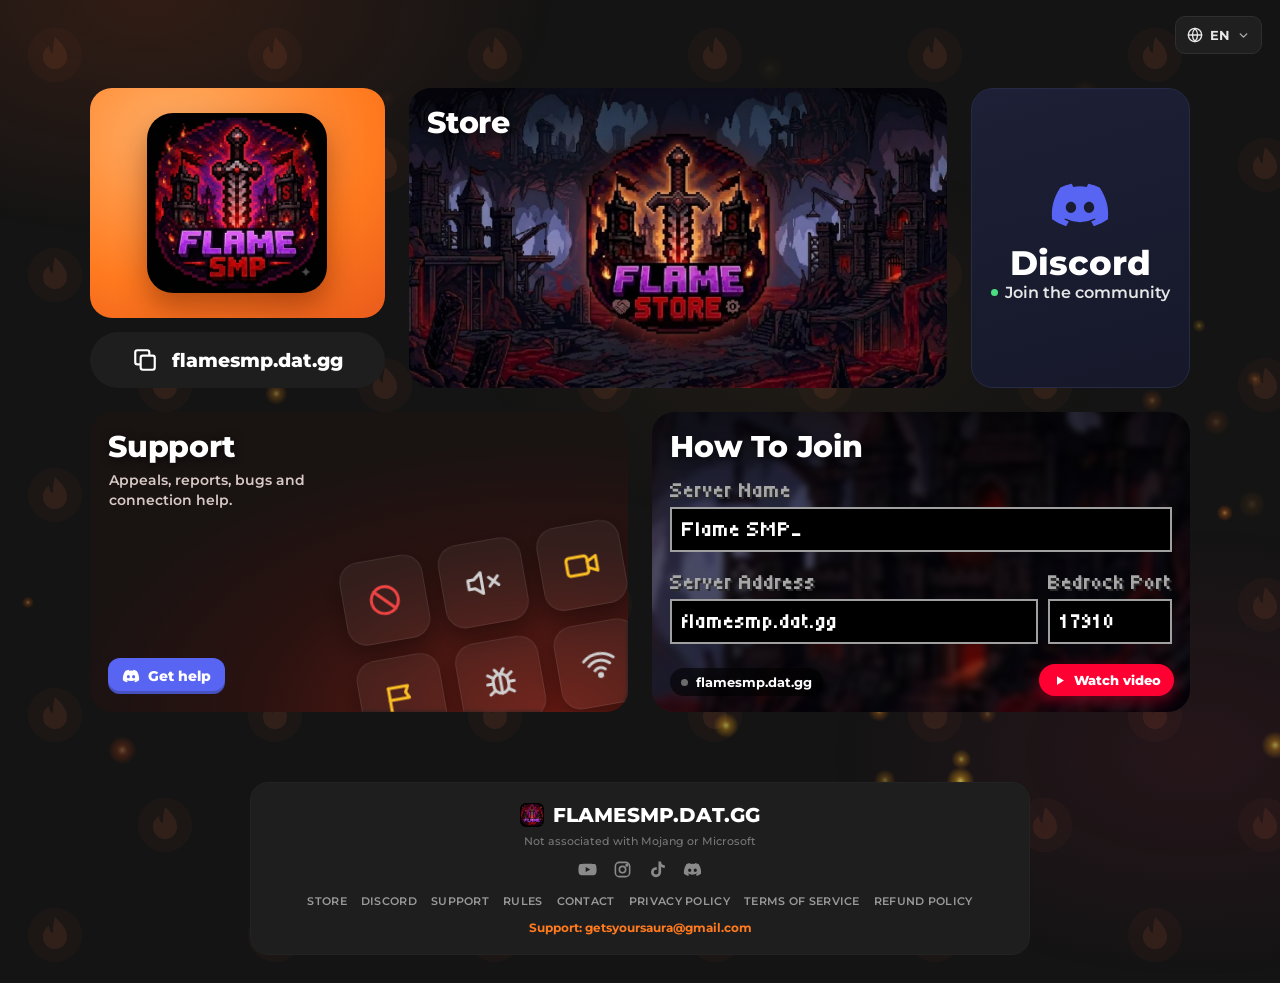
<file: index.html>
<!doctype html>
<html lang="en">
<head>
<meta charset="utf-8">
<meta http-equiv="Content-Security-Policy" content="default-src 'none'; script-src 'self'; style-src 'self' 'unsafe-inline'; font-src 'self'; img-src 'self' data: https://mc-heads.net; connect-src 'self' https://open.er-api.com https://discord.com https://api.mcsrvstat.us; object-src 'none'; base-uri 'none'; form-action 'none'; frame-src 'none'; upgrade-insecure-requests">
<meta name="referrer" content="strict-origin-when-cross-origin">
<meta name="viewport" content="width=device-width, initial-scale=1">
<title>Flame SMP | Minecraft SMP Server for Java &amp; Bedrock</title>
<meta name="description" content="Flame SMP is a Minecraft SMP server for Java and Bedrock. Join at flamesmp.dat.gg, get ranks, shards and crate keys in the store, and chat with us on Discord.">
<link rel="canonical" href="https://flamesmp-store.com/">
<meta property="og:type" content="website">
<meta property="og:site_name" content="Flame SMP">
<meta property="og:title" content="Flame SMP | Minecraft SMP Server">
<meta property="og:description" content="Join Flame SMP at flamesmp.dat.gg, a Minecraft SMP server for Java and Bedrock players. Get ranks, shards and crate keys in the store and join our Discord.">
<meta property="og:url" content="https://flamesmp-store.com/">
<meta property="og:image" content="https://flamesmp-store.com/img/og.jpg">
<meta property="og:image:width" content="1200">
<meta property="og:image:height" content="630">
<meta property="og:image:alt" content="Flame SMP logo over a pixel-art lava cave with castles">
<meta name="twitter:card" content="summary_large_image">
<meta name="theme-color" content="#141414">
<script type="application/ld+json">
{
  "@context": "https://schema.org",
  "@graph": [
    {
      "@type": "WebSite",
      "@id": "https://flamesmp-store.com/#website",
      "name": "Flame SMP",
      "url": "https://flamesmp-store.com/"
    },
    {
      "@type": "Organization",
      "@id": "https://flamesmp-store.com/#org",
      "name": "Flame SMP",
      "url": "https://flamesmp-store.com/",
      "logo": "https://flamesmp-store.com/img/logo.png",
      "description": "Flame SMP is a Minecraft SMP server for Java and Bedrock players. Server address: flamesmp.dat.gg.",
      "sameAs": [
        "https://discord.gg/95GuXDnyVC",
        "https://www.youtube.com/channel/UCuuaUF312YoQmD5rympsRGg"
      ]
    }
  ]
}
</script>
<link rel="icon" href="img/favicon.png">
<link rel="preload" href="img/banner-store.webp?v=6" as="image" fetchpriority="high">
<link rel="preload" href="fonts/montserrat-latin.woff2" as="font" type="font/woff2" crossorigin>
<link rel="stylesheet" href="assets/site.css?v=20261127f">
<style>
.home{min-height:100vh;display:flex;flex-direction:column;align-items:center;padding:88px 20px 0}
.bento{width:min(1100px,100%);display:grid;gap:24px}
.row1{display:grid;grid-template-columns:293fr 534fr 218fr;gap:24px;height:300px}
.row2{display:grid;grid-template-columns:1fr 1fr;gap:24px;height:300px}

.tile{position:relative;display:block;border-radius:22px;overflow:hidden;background:var(--card);isolation:isolate;
  transition:transform .4s var(--ease),box-shadow .4s var(--ease)}
.tile:hover{transform:translateY(-4px);box-shadow:0 22px 44px -14px rgba(0,0,0,.7)}
.tile .bgimg{position:absolute;inset:0;z-index:-2;background-size:cover;background-position:center;transition:transform 1s var(--ease),filter .5s}
.tile:hover .bgimg{transform:scale(1.06)}
.tile::after{content:"";position:absolute;inset:0;z-index:-1;pointer-events:none;background:linear-gradient(180deg,rgba(0,0,0,.42) 0%,transparent 38%)}
.tile h2{position:absolute;top:16px;left:18px;font-weight:800;font-size:30px;letter-spacing:-.2px;text-shadow:0 2px 10px rgba(0,0,0,.55)}
.tile .sub{position:absolute;top:58px;left:19px;font-weight:600;font-size:14px;color:#f1f1f1;text-shadow:0 1px 6px rgba(0,0,0,.7);opacity:0;transform:translateY(-6px);transition:opacity .3s,transform .3s var(--ease)}
.tile:hover .sub{opacity:1;transform:none}

/* logo column */
.logo-col{display:grid;grid-template-rows:1fr 56px;gap:14px;min-width:0}
.logo-tile{display:grid;place-items:center;background:radial-gradient(120% 120% at 30% 20%,#ffb067,#ff7a1f 55%,#e2501a);}
.logo-tile::after{display:none}
.logo-tile img{width:62%;max-width:180px;aspect-ratio:1;border-radius:26px;box-shadow:0 14px 30px rgba(90,20,0,.45);transition:transform .6s var(--ease)}
.logo-tile:hover img{transform:rotate(-4deg) scale(1.05)}
.ip-pill{display:flex;align-items:center;justify-content:center;gap:14px;border-radius:28px;background:var(--card);font-weight:800;font-size:19px;transition:background .2s,transform .2s}
.ip-pill:hover{background:#262626}
.ip-pill:active{transform:scale(.98)}
.ip-pill svg{width:26px;height:26px}

/* store */
.t-store .bgimg{background-image:url(img/banner-store.webp?v=6)}

/* discord */
.t-discord{display:grid;place-items:center;text-align:center;background:linear-gradient(165deg,#1d2036,#16182a);border:1px solid #262a45}
.t-discord::after{display:none}
.t-discord .in{display:grid;justify-items:center}
.t-discord svg{width:62px;height:62px;color:#5865f2;margin-bottom:8px;transition:transform .5s var(--ease)}
.t-discord:hover svg{transform:scale(1.1) rotate(-6deg)}
.t-discord b{font-weight:800;font-size:34px;line-height:1.15}
.t-discord span{display:flex;align-items:center;gap:7px;font-weight:600;font-size:16px;color:#e6e6e6}
.t-discord span i{width:7px;height:7px;border-radius:50%;background:#4ade80}
.t-discord .sub{position:static;opacity:0;margin-top:8px;color:#aab0ff;text-shadow:none}

/* support: designed tile with floating topic icons */
.t-support{background:radial-gradient(120% 120% at 85% 100%,#6a1a12 0%,#2a1210 45%,#191312 75%)}
.t-support::after{display:none}
.t-support .sup-grid{position:absolute;right:-6px;bottom:-12px;display:grid;grid-template-columns:repeat(3,84px);gap:16px;transform:rotate(-10deg);transition:transform .8s var(--ease)}
.t-support:hover .sup-grid{transform:rotate(-6deg) scale(1.04)}
.sup-grid span{width:84px;height:84px;border-radius:20px;display:grid;place-items:center;background:rgba(255,255,255,.05);border:1px solid rgba(255,255,255,.08);
  box-shadow:0 10px 24px rgba(0,0,0,.35);backdrop-filter:blur(2px);animation:float 7s ease-in-out infinite;animation-delay:var(--fd,0s)}
.sup-grid svg{width:36px;height:36px}
.t-support .help{position:absolute;left:18px;bottom:18px;display:flex;align-items:center;gap:8px;padding:9px 14px;border-radius:12px;background:#5865f2;font-weight:800;font-size:14px;
  box-shadow:inset 0 -3px 0 rgba(0,0,0,.2);transition:filter .2s}
.t-support:hover .help{filter:brightness(1.1)}
.t-support .help svg{width:18px;height:18px}
.t-support p{position:absolute;top:58px;left:19px;max-width:46%;font-weight:600;font-size:14px;color:#d8c9c4;line-height:1.45}

/* how to join (minecraft-style fields) */
.t-join .bgimg{background-image:url(img/castle-right.webp);filter:blur(3px) brightness(.55);transform:scale(1.08)}
.t-join:hover .bgimg{transform:scale(1.12)}
.mc{position:absolute;left:18px;right:18px;top:66px;display:grid;gap:4px;font-family:Tiny5,monospace}
.mc label{color:#a7a7a7;font-size:22px;text-shadow:2px 2px 0 #2a2a2a}
.mc button{display:block;width:100%;text-align:left;padding:8px 10px;background:#000;border:2px solid #a0a0a0;color:#fff;font-family:Tiny5,monospace;font-size:22px;margin-bottom:14px;transition:border-color .2s}
.mc button:hover{border-color:#fff}
.mc-row{display:flex;gap:10px}
.mc-f{display:grid;gap:4px;align-content:start;min-width:0;flex:1 1 auto}
.mc-port{flex:0 0 auto}
.mc-port label{white-space:nowrap}
.mc .cur{animation:blink 1s steps(1) infinite}
@keyframes blink{50%{opacity:0}}
.t-join{cursor:pointer}
.watch{position:absolute;right:16px;bottom:16px;display:flex;align-items:center;gap:7px;padding:8px 13px;border-radius:999px;background:#ff0033;color:#fff;font-weight:800;font-size:13px;
  box-shadow:0 6px 18px rgba(255,0,51,.4);transition:transform .3s var(--ease),filter .2s}
.watch svg{width:15px;height:15px}
.t-join:hover .watch{transform:scale(1.07);filter:brightness(1.1)}
.online{position:absolute;left:18px;bottom:16px;display:flex;align-items:center;gap:8px;font-weight:700;font-size:13px;padding:6px 11px;border-radius:999px;background:rgba(0,0,0,.55);backdrop-filter:blur(4px)}
.online i{width:7px;height:7px;border-radius:50%;background:#6b6b6b}
.online.on i{background:#4ade80;box-shadow:0 0 8px #4ade80}

@media (max-width:960px){
  .home{padding-top:40px}
  .row1{grid-template-columns:1fr 1fr;height:auto}
  .row1 .t-store{grid-column:1/-1;grid-row:2;height:260px}
  .logo-col{height:300px}
  .t-discord{height:300px}
  .row2{grid-template-columns:1fr;height:auto}
  .row2 .tile{height:280px}
}
@media (max-width:560px){
  .row1{grid-template-columns:1fr}
  .row1 .t-store{grid-row:auto}
  .t-discord{height:220px}
  .tile h2{font-size:26px}
  .mc{top:62px}
  .mc label,.mc button{font-size:19px}
  .t-support .sup-grid{grid-template-columns:repeat(3,62px);gap:12px}
  .sup-grid span{width:62px;height:62px;border-radius:16px}
  .sup-grid svg{width:28px;height:28px}
}
</style>
</head>
<body>
<div class="pattern" aria-hidden="true"></div>
<div class="glow" aria-hidden="true"></div>
<div class="home-tools" data-tools="lang"></div>

<main class="home">
  <h1 style="position:absolute;width:1px;height:1px;padding:0;margin:-1px;overflow:hidden;clip:rect(0,0,0,0);white-space:nowrap;border:0">Flame SMP: Minecraft SMP Server for Java and Bedrock</h1>
  <div class="bento">
    <div class="row1">
      <div class="logo-col rise" style="--d:0ms">
        <a class="tile logo-tile" href="store.html" aria-label="Flame SMP store"><img src="img/logo.webp" alt="Flame SMP logo"></a>
        <button class="ip-pill" data-copy="flamesmp.dat.gg" aria-label="Copy server address">
          <svg viewBox="0 0 24 24" fill="none" stroke="currentColor" stroke-width="2"><rect x="8" y="8" width="13" height="13" rx="2"/><path d="M16 8V5a2 2 0 0 0-2-2H5a2 2 0 0 0-2 2v9a2 2 0 0 0 2 2h3"/></svg>
          flamesmp.dat.gg
        </button>
      </div>
      <a class="tile t-store rise" style="--d:90ms" href="store.html">
        <div class="bgimg"></div>
        <h2 data-i18n="store">Store</h2><span class="sub" data-i18n="browse">Browse the store</span>
      </a>
      <a class="tile t-discord rise" style="--d:180ms" data-link="discord" target="_blank" rel="noopener">
        <div class="in">
          <svg viewBox="0 0 24 24" fill="currentColor"><path d="M19.6 5.2A17.6 17.6 0 0 0 15.2 3.8l-.6 1.2a16 16 0 0 0-5.2 0l-.6-1.2a17.6 17.6 0 0 0-4.4 1.4C1.6 9.4.8 13.5 1.2 17.5a17.8 17.8 0 0 0 5.4 2.7l1.1-1.8a11.4 11.4 0 0 1-1.8-.9l.4-.3a12.6 12.6 0 0 0 11.4 0l.4.3a11.4 11.4 0 0 1-1.8.9l1.1 1.8a17.8 17.8 0 0 0 5.4-2.7c.5-4.7-.8-8.7-3.2-12.3zM8.5 15.1c-1.1 0-2-1-2-2.2s.9-2.2 2-2.2 2 1 2 2.2-.9 2.2-2 2.2zm7 0c-1.1 0-2-1-2-2.2s.9-2.2 2-2.2 2 1 2 2.2-.9 2.2-2 2.2z"/></svg>
          <b id="dcCount">Discord</b>
          <span><i></i><em id="dcLabel" style="font-style:normal" data-i18n="community">Join the community</em></span>
        </div>
      </a>
    </div>

    <div class="row2">
      <a class="tile t-support rise" style="--d:270ms" href="support.html">
        <h2 data-i18n="support">Support</h2>
        <p data-i18n="supDesc">Appeals, reports, bugs and connection help.</p>
        <div class="sup-grid" aria-hidden="true">
          <span style="--fd:0s;color:#ef4444"><svg viewBox="0 0 24 24" fill="none" stroke="currentColor" stroke-width="2" stroke-linecap="round"><circle cx="12" cy="12" r="9"/><path d="M5.6 5.6l12.8 12.8"/></svg></span>
          <span style="--fd:-1.2s;color:#cfcfcf"><svg viewBox="0 0 24 24" fill="none" stroke="currentColor" stroke-width="2" stroke-linecap="round" stroke-linejoin="round"><path d="M11 5 6 9H2v6h4l5 4z"/><path d="m22 9-6 6M16 9l6 6"/></svg></span>
          <span style="--fd:-2.4s;color:#fbbf24"><svg viewBox="0 0 24 24" fill="none" stroke="currentColor" stroke-width="2" stroke-linecap="round" stroke-linejoin="round"><rect x="2" y="6" width="14" height="12" rx="2"/><path d="m16 10 6-3v10l-6-3"/></svg></span>
          <span style="--fd:-3.1s;color:#fbbf24"><svg viewBox="0 0 24 24" fill="none" stroke="currentColor" stroke-width="2" stroke-linecap="round" stroke-linejoin="round"><path d="M4 22V4"/><path d="M4 4h13l-2 4 2 4H4"/></svg></span>
          <span style="--fd:-4.2s;color:#cfcfcf"><svg viewBox="0 0 24 24" fill="none" stroke="currentColor" stroke-width="2" stroke-linecap="round" stroke-linejoin="round"><rect x="7" y="7" width="10" height="13" rx="5"/><path d="M12 7v13M3 13h4M17 13h4M4 7l3 2M20 7l-3 2M4 20l3-2M20 20l-3-2M9 4l1.5 2M15 4l-1.5 2"/></svg></span>
          <span style="--fd:-5.3s;color:#cfcfcf"><svg viewBox="0 0 24 24" fill="none" stroke="currentColor" stroke-width="2" stroke-linecap="round" stroke-linejoin="round"><path d="M2 9a15 15 0 0 1 20 0M5 12.5a10 10 0 0 1 14 0M8.5 16a5 5 0 0 1 7 0"/><circle cx="12" cy="19.5" r="1"/></svg></span>
        </div>
        <span class="help"><svg viewBox="0 0 24 24" fill="currentColor"><path d="M19.6 5.2A17.6 17.6 0 0 0 15.2 3.8l-.6 1.2a16 16 0 0 0-5.2 0l-.6-1.2a17.6 17.6 0 0 0-4.4 1.4C1.6 9.4.8 13.5 1.2 17.5a17.8 17.8 0 0 0 5.4 2.7l1.1-1.8a11.4 11.4 0 0 1-1.8-.9l.4-.3a12.6 12.6 0 0 0 11.4 0l.4.3a11.4 11.4 0 0 1-1.8.9l1.1 1.8a17.8 17.8 0 0 0 5.4-2.7c.5-4.7-.8-8.7-3.2-12.3zM8.5 15.1c-1.1 0-2-1-2-2.2s.9-2.2 2-2.2 2 1 2 2.2-.9 2.2-2 2.2zm7 0c-1.1 0-2-1-2-2.2s.9-2.2 2-2.2 2 1 2 2.2-.9 2.2-2 2.2z"/></svg><span data-i18n="getHelp">Get help</span></span>
      </a>
      <div class="tile t-join rise" style="--d:360ms" id="joinTile" role="link" tabindex="0" aria-label="Watch how to join Flame SMP on YouTube">
        <div class="bgimg"></div>
        <h2 data-i18n="howToJoin">How To Join</h2>
        <span class="watch"><svg viewBox="0 0 24 24" fill="currentColor"><path d="M8 5v14l11-7z"/></svg><span data-i18n="watch">Watch video</span></span>
        <div class="mc">
          <label for="mcName" data-i18n="srvName">Server Name</label>
          <button id="mcName" data-copy="Flame SMP">Flame SMP<span class="cur">_</span></button>
          <div class="mc-row">
            <div class="mc-f"><label for="mcAddr" data-i18n="srvAddr">Server Address</label>
              <button id="mcAddr" data-copy="flamesmp.dat.gg">flamesmp.dat.gg</button></div>
            <div class="mc-f mc-port"><label for="mcPort" data-i18n="srvPort">Bedrock Port</label>
              <button id="mcPort" data-copy="17910">17910</button></div>
          </div>
        </div>
        <div class="online" id="online"><i></i><span>Checking server…</span></div>
      </div>
    </div>
  </div>

  <footer id="footer" data-nosnippet></footer>
</main>

<script src="assets/i18n.js?v=20261127f"></script>
<script src="assets/site.js?v=20261127f"></script>
<script src="assets/index.js?v=20261127f"></script>
</body>
</html>
</file>
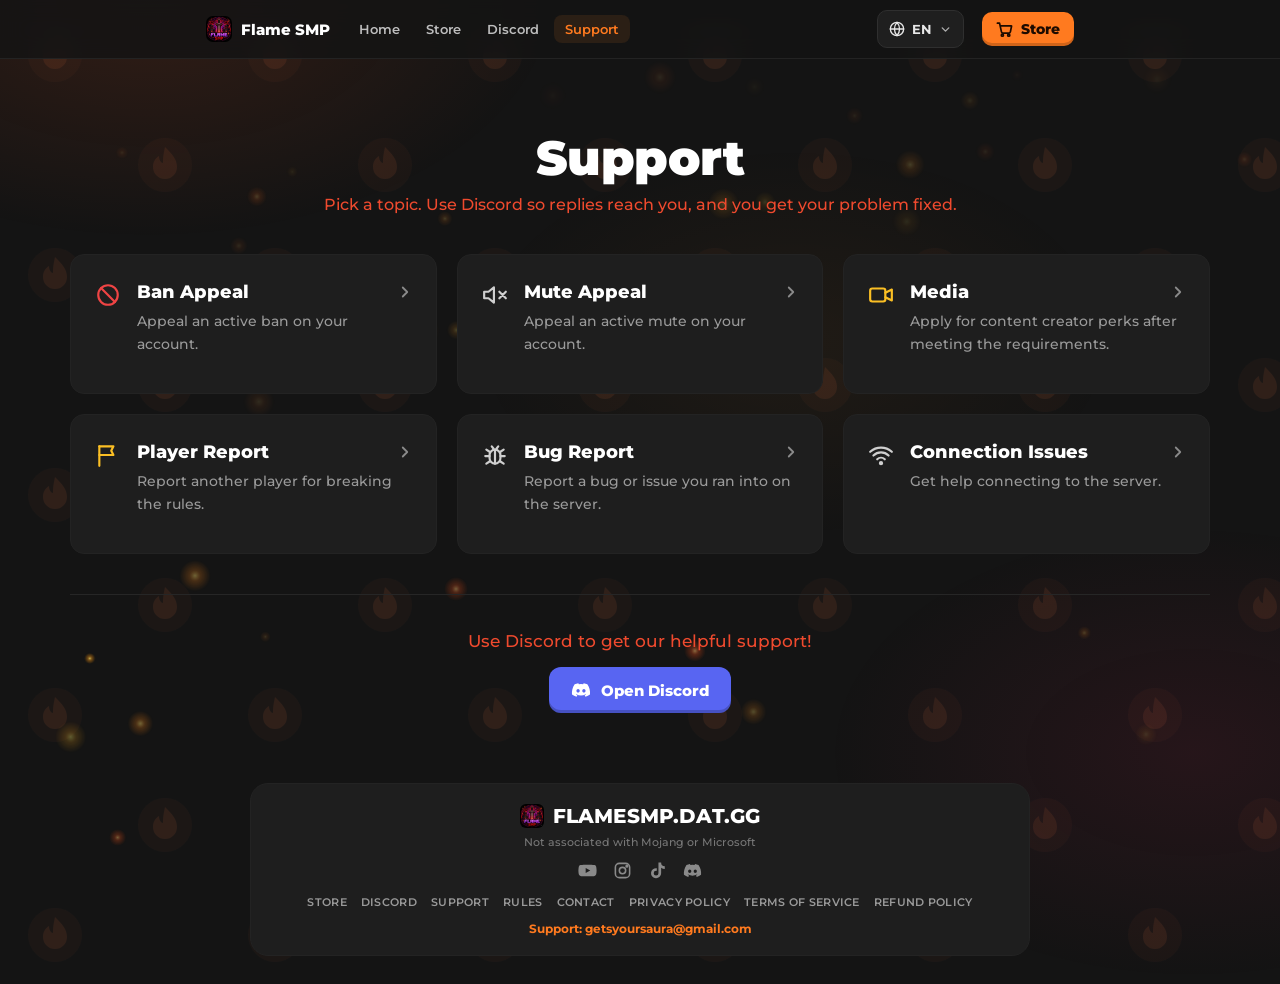
<file: support.html>
<!doctype html>
<html lang="en">
<head>
<meta charset="utf-8">
<meta http-equiv="Content-Security-Policy" content="default-src 'none'; script-src 'self'; style-src 'self' 'unsafe-inline'; font-src 'self'; img-src 'self' data: https://mc-heads.net; connect-src 'self' https://open.er-api.com https://discord.com https://api.mcsrvstat.us; object-src 'none'; base-uri 'none'; form-action 'none'; frame-src 'none'; upgrade-insecure-requests">
<meta name="referrer" content="strict-origin-when-cross-origin">
<meta name="viewport" content="width=device-width, initial-scale=1">
<title>Flame SMP Support | Appeals, Reports &amp; Help</title>
<meta name="description" content="Flame SMP support: ban and mute appeals, player reports, media applications and connection help for the Flame SMP Minecraft server on Discord.">
<link rel="canonical" href="https://flamesmp-store.com/support.html">
<meta property="og:type" content="website">
<meta property="og:site_name" content="Flame SMP">
<meta property="og:title" content="Flame SMP Support">
<meta property="og:description" content="Get help with Flame SMP: ban and mute appeals, player and bug reports, media applications and connection help for the Minecraft server, all on our Discord.">
<meta property="og:url" content="https://flamesmp-store.com/support.html">
<meta property="og:image" content="https://flamesmp-store.com/img/og.jpg">
<meta property="og:image:width" content="1200">
<meta property="og:image:height" content="630">
<meta property="og:image:alt" content="Flame SMP logo over a pixel-art lava cave with castles">
<meta name="twitter:card" content="summary_large_image">
<meta name="theme-color" content="#141414">
<link rel="icon" href="img/favicon.png">
<link rel="preload" href="fonts/montserrat-latin.woff2" as="font" type="font/woff2" crossorigin>
<link rel="stylesheet" href="assets/site.css?v=20261127f">
<style>
.sup{max-width:1180px;margin:0 auto;padding:0 20px}
.sup-head{text-align:center;padding:70px 0 40px}
.sup-head h1{font-weight:900;font-size:48px;letter-spacing:-.5px}
.sup-head p{color:#ef4a2e;font-size:15.5px;font-weight:500;margin-top:8px}
.topics{display:grid;grid-template-columns:repeat(3,1fr);gap:20px}
.topic{--c:#cfcfcf;position:relative;display:flex;gap:16px;align-items:flex-start;min-height:140px;padding:26px 24px;border-radius:14px;background:var(--card);border:1px solid #232323;
  transition:transform .35s var(--ease),border-color .3s,background .3s,box-shadow .35s}
.topic:hover{transform:translateY(-4px);border-color:color-mix(in srgb,var(--c) 45%,#2a2a2a);background:#232323;box-shadow:0 18px 36px -16px color-mix(in srgb,var(--c) 45%,transparent)}
.topic .ic{width:26px;height:26px;flex:none;color:var(--c);margin-top:1px;transition:transform .4s var(--ease)}
.topic:hover .ic{transform:scale(1.15) rotate(-6deg)}
.topic .ic svg{width:26px;height:26px}
.topic h2{font-weight:800;font-size:18px;line-height:1.3;margin-bottom:6px;padding-right:22px}
.topic p{color:#9a9a9a;font-size:14px;line-height:1.6}
.topic .go{position:absolute;top:28px;right:22px;width:18px;height:18px;color:#8a8a8a;transition:transform .3s var(--ease),color .3s}
.topic:hover .go{transform:translateX(4px);color:#fff}
.sup-line{border:0;height:1px;background:#262626;margin:40px 0 0}
.sup-foot{display:grid;justify-items:center;gap:16px;padding:36px 0 0;text-align:center}
.sup-foot p{color:#ef4a2e;font-size:17px;font-weight:500}
.dc-btn{display:inline-flex;align-items:center;gap:10px;padding:13px 22px;border-radius:12px;background:#5865f2;color:#fff;font-weight:800;font-size:15px;
  box-shadow:inset 0 -3px 0 rgba(0,0,0,.2);transition:filter .2s,transform .15s}
.dc-btn:hover{filter:brightness(1.1)}
.dc-btn:active{transform:scale(.97)}
.dc-btn svg{width:20px;height:20px}
@media (max-width:900px){ .topics{grid-template-columns:1fr 1fr} }
@media (max-width:580px){
  .topics{grid-template-columns:1fr}
  .sup-head{padding-top:44px}
  .sup-head h1{font-size:40px}
  .topic{min-height:0}
}
</style>
</head>
<body>
<div class="pattern" aria-hidden="true"></div>
<div class="glow" aria-hidden="true"></div>

<header class="topbar">
  <div class="topbar-in">
    <a href="index.html" class="tb-brand"><img src="img/logo.webp" alt=""><span>Flame SMP</span></a>
    <nav class="tb-nav" aria-label="Main">
      <a href="index.html" data-i18n="home">Home</a>
      <a href="store.html" data-i18n="store">Store</a>
      <a data-link="discord" target="_blank" rel="noopener">Discord</a>
      <a href="support.html" class="active" data-i18n="support">Support</a>
    </nav>
    <div data-tools="lang"></div>
    <a class="tb-cta" href="store.html"><svg viewBox="0 0 24 24" fill="none" stroke="currentColor" stroke-width="2.4" stroke-linecap="round" stroke-linejoin="round"><circle cx="9" cy="20" r="1.5"/><circle cx="18" cy="20" r="1.5"/><path d="M2 3h3l2.7 12.4a2 2 0 0 0 2 1.6h8.6a2 2 0 0 0 2-1.6L22 7H6"/></svg><span data-i18n="store">Store</span></a>
  </div>
</header>

<main class="sup">
  <div class="sup-head rise">
    <h1 data-i18n="support">Support</h1>
    <p data-i18n="supSub">Pick a topic. Use Discord so replies reach you, and you get your problem fixed.</p>
  </div>

  <div class="topics" id="topics"></div>

  <hr class="sup-line">
  <div class="sup-foot rise" style="--d:500ms">
    <p data-i18n="useDc">Use Discord to get our helpful support!</p>
    <a class="dc-btn" data-link="discord" target="_blank" rel="noopener">
      <svg viewBox="0 0 24 24" fill="currentColor"><path d="M19.6 5.2A17.6 17.6 0 0 0 15.2 3.8l-.6 1.2a16 16 0 0 0-5.2 0l-.6-1.2a17.6 17.6 0 0 0-4.4 1.4C1.6 9.4.8 13.5 1.2 17.5a17.8 17.8 0 0 0 5.4 2.7l1.1-1.8a11.4 11.4 0 0 1-1.8-.9l.4-.3a12.6 12.6 0 0 0 11.4 0l.4.3a11.4 11.4 0 0 1-1.8.9l1.1 1.8a17.8 17.8 0 0 0 5.4-2.7c.5-4.7-.8-8.7-3.2-12.3zM8.5 15.1c-1.1 0-2-1-2-2.2s.9-2.2 2-2.2 2 1 2 2.2-.9 2.2-2 2.2zm7 0c-1.1 0-2-1-2-2.2s.9-2.2 2-2.2 2 1 2 2.2-.9 2.2-2 2.2z"/></svg>
      <span data-i18n="openDc">Open Discord</span>
    </a>
  </div>

  <footer id="footer" data-nosnippet></footer>
</main>

<script src="assets/i18n.js?v=20261127f"></script>
<script src="assets/site.js?v=20261127f"></script>
<script src="assets/support.js?v=20261127f"></script>
</body>
</html>
</file>
<file: assets/site.css>
/* fonts: Montserrat + Tiny5 (SIL Open Font License), self-hosted copies of the Google Fonts files */
@font-face{font-family: 'Montserrat'; font-style: normal; font-weight: 500; font-display: swap; src: url(../fonts/montserrat-cyrillic-ext.woff2) format('woff2'); unicode-range: U+0460-052F, U+1C80-1C8A, U+20B4, U+2DE0-2DFF, U+A640-A69F, U+FE2E-FE2F;}
@font-face{font-family: 'Montserrat'; font-style: normal; font-weight: 500; font-display: swap; src: url(../fonts/montserrat-cyrillic.woff2) format('woff2'); unicode-range: U+0301, U+0400-045F, U+0490-0491, U+04B0-04B1, U+2116;}
@font-face{font-family: 'Montserrat'; font-style: normal; font-weight: 500; font-display: swap; src: url(../fonts/montserrat-vietnamese.woff2) format('woff2'); unicode-range: U+0102-0103, U+0110-0111, U+0128-0129, U+0168-0169, U+01A0-01A1, U+01AF-01B0, U+0300-0301, U+0303-0304, U+0308-0309, U+0323, U+0329, U+1EA0-1EF9, U+20AB;}
@font-face{font-family: 'Montserrat'; font-style: normal; font-weight: 500; font-display: swap; src: url(../fonts/montserrat-latin-ext.woff2) format('woff2'); unicode-range: U+0100-02BA, U+02BD-02C5, U+02C7-02CC, U+02CE-02D7, U+02DD-02FF, U+0304, U+0308, U+0329, U+1D00-1DBF, U+1E00-1E9F, U+1EF2-1EFF, U+2020, U+20A0-20AB, U+20AD-20C4, U+2113, U+2C60-2C7F, U+A720-A7FF;}
@font-face{font-family: 'Montserrat'; font-style: normal; font-weight: 500; font-display: swap; src: url(../fonts/montserrat-latin.woff2) format('woff2'); unicode-range: U+0000-00FF, U+0131, U+0152-0153, U+02BB-02BC, U+02C6, U+02DA, U+02DC, U+0304, U+0308, U+0329, U+2000-206F, U+20AC, U+2122, U+2191, U+2193, U+2212, U+2215, U+FEFF, U+FFFD;}
@font-face{font-family: 'Montserrat'; font-style: normal; font-weight: 600; font-display: swap; src: url(../fonts/montserrat-cyrillic-ext.woff2) format('woff2'); unicode-range: U+0460-052F, U+1C80-1C8A, U+20B4, U+2DE0-2DFF, U+A640-A69F, U+FE2E-FE2F;}
@font-face{font-family: 'Montserrat'; font-style: normal; font-weight: 600; font-display: swap; src: url(../fonts/montserrat-cyrillic.woff2) format('woff2'); unicode-range: U+0301, U+0400-045F, U+0490-0491, U+04B0-04B1, U+2116;}
@font-face{font-family: 'Montserrat'; font-style: normal; font-weight: 600; font-display: swap; src: url(../fonts/montserrat-vietnamese.woff2) format('woff2'); unicode-range: U+0102-0103, U+0110-0111, U+0128-0129, U+0168-0169, U+01A0-01A1, U+01AF-01B0, U+0300-0301, U+0303-0304, U+0308-0309, U+0323, U+0329, U+1EA0-1EF9, U+20AB;}
@font-face{font-family: 'Montserrat'; font-style: normal; font-weight: 600; font-display: swap; src: url(../fonts/montserrat-latin-ext.woff2) format('woff2'); unicode-range: U+0100-02BA, U+02BD-02C5, U+02C7-02CC, U+02CE-02D7, U+02DD-02FF, U+0304, U+0308, U+0329, U+1D00-1DBF, U+1E00-1E9F, U+1EF2-1EFF, U+2020, U+20A0-20AB, U+20AD-20C4, U+2113, U+2C60-2C7F, U+A720-A7FF;}
@font-face{font-family: 'Montserrat'; font-style: normal; font-weight: 600; font-display: swap; src: url(../fonts/montserrat-latin.woff2) format('woff2'); unicode-range: U+0000-00FF, U+0131, U+0152-0153, U+02BB-02BC, U+02C6, U+02DA, U+02DC, U+0304, U+0308, U+0329, U+2000-206F, U+20AC, U+2122, U+2191, U+2193, U+2212, U+2215, U+FEFF, U+FFFD;}
@font-face{font-family: 'Montserrat'; font-style: normal; font-weight: 700; font-display: swap; src: url(../fonts/montserrat-cyrillic-ext.woff2) format('woff2'); unicode-range: U+0460-052F, U+1C80-1C8A, U+20B4, U+2DE0-2DFF, U+A640-A69F, U+FE2E-FE2F;}
@font-face{font-family: 'Montserrat'; font-style: normal; font-weight: 700; font-display: swap; src: url(../fonts/montserrat-cyrillic.woff2) format('woff2'); unicode-range: U+0301, U+0400-045F, U+0490-0491, U+04B0-04B1, U+2116;}
@font-face{font-family: 'Montserrat'; font-style: normal; font-weight: 700; font-display: swap; src: url(../fonts/montserrat-vietnamese.woff2) format('woff2'); unicode-range: U+0102-0103, U+0110-0111, U+0128-0129, U+0168-0169, U+01A0-01A1, U+01AF-01B0, U+0300-0301, U+0303-0304, U+0308-0309, U+0323, U+0329, U+1EA0-1EF9, U+20AB;}
@font-face{font-family: 'Montserrat'; font-style: normal; font-weight: 700; font-display: swap; src: url(../fonts/montserrat-latin-ext.woff2) format('woff2'); unicode-range: U+0100-02BA, U+02BD-02C5, U+02C7-02CC, U+02CE-02D7, U+02DD-02FF, U+0304, U+0308, U+0329, U+1D00-1DBF, U+1E00-1E9F, U+1EF2-1EFF, U+2020, U+20A0-20AB, U+20AD-20C4, U+2113, U+2C60-2C7F, U+A720-A7FF;}
@font-face{font-family: 'Montserrat'; font-style: normal; font-weight: 700; font-display: swap; src: url(../fonts/montserrat-latin.woff2) format('woff2'); unicode-range: U+0000-00FF, U+0131, U+0152-0153, U+02BB-02BC, U+02C6, U+02DA, U+02DC, U+0304, U+0308, U+0329, U+2000-206F, U+20AC, U+2122, U+2191, U+2193, U+2212, U+2215, U+FEFF, U+FFFD;}
@font-face{font-family: 'Montserrat'; font-style: normal; font-weight: 800; font-display: swap; src: url(../fonts/montserrat-cyrillic-ext.woff2) format('woff2'); unicode-range: U+0460-052F, U+1C80-1C8A, U+20B4, U+2DE0-2DFF, U+A640-A69F, U+FE2E-FE2F;}
@font-face{font-family: 'Montserrat'; font-style: normal; font-weight: 800; font-display: swap; src: url(../fonts/montserrat-cyrillic.woff2) format('woff2'); unicode-range: U+0301, U+0400-045F, U+0490-0491, U+04B0-04B1, U+2116;}
@font-face{font-family: 'Montserrat'; font-style: normal; font-weight: 800; font-display: swap; src: url(../fonts/montserrat-vietnamese.woff2) format('woff2'); unicode-range: U+0102-0103, U+0110-0111, U+0128-0129, U+0168-0169, U+01A0-01A1, U+01AF-01B0, U+0300-0301, U+0303-0304, U+0308-0309, U+0323, U+0329, U+1EA0-1EF9, U+20AB;}
@font-face{font-family: 'Montserrat'; font-style: normal; font-weight: 800; font-display: swap; src: url(../fonts/montserrat-latin-ext.woff2) format('woff2'); unicode-range: U+0100-02BA, U+02BD-02C5, U+02C7-02CC, U+02CE-02D7, U+02DD-02FF, U+0304, U+0308, U+0329, U+1D00-1DBF, U+1E00-1E9F, U+1EF2-1EFF, U+2020, U+20A0-20AB, U+20AD-20C4, U+2113, U+2C60-2C7F, U+A720-A7FF;}
@font-face{font-family: 'Montserrat'; font-style: normal; font-weight: 800; font-display: swap; src: url(../fonts/montserrat-latin.woff2) format('woff2'); unicode-range: U+0000-00FF, U+0131, U+0152-0153, U+02BB-02BC, U+02C6, U+02DA, U+02DC, U+0304, U+0308, U+0329, U+2000-206F, U+20AC, U+2122, U+2191, U+2193, U+2212, U+2215, U+FEFF, U+FFFD;}
@font-face{font-family: 'Montserrat'; font-style: normal; font-weight: 900; font-display: swap; src: url(../fonts/montserrat-cyrillic-ext.woff2) format('woff2'); unicode-range: U+0460-052F, U+1C80-1C8A, U+20B4, U+2DE0-2DFF, U+A640-A69F, U+FE2E-FE2F;}
@font-face{font-family: 'Montserrat'; font-style: normal; font-weight: 900; font-display: swap; src: url(../fonts/montserrat-cyrillic.woff2) format('woff2'); unicode-range: U+0301, U+0400-045F, U+0490-0491, U+04B0-04B1, U+2116;}
@font-face{font-family: 'Montserrat'; font-style: normal; font-weight: 900; font-display: swap; src: url(../fonts/montserrat-vietnamese.woff2) format('woff2'); unicode-range: U+0102-0103, U+0110-0111, U+0128-0129, U+0168-0169, U+01A0-01A1, U+01AF-01B0, U+0300-0301, U+0303-0304, U+0308-0309, U+0323, U+0329, U+1EA0-1EF9, U+20AB;}
@font-face{font-family: 'Montserrat'; font-style: normal; font-weight: 900; font-display: swap; src: url(../fonts/montserrat-latin-ext.woff2) format('woff2'); unicode-range: U+0100-02BA, U+02BD-02C5, U+02C7-02CC, U+02CE-02D7, U+02DD-02FF, U+0304, U+0308, U+0329, U+1D00-1DBF, U+1E00-1E9F, U+1EF2-1EFF, U+2020, U+20A0-20AB, U+20AD-20C4, U+2113, U+2C60-2C7F, U+A720-A7FF;}
@font-face{font-family: 'Montserrat'; font-style: normal; font-weight: 900; font-display: swap; src: url(../fonts/montserrat-latin.woff2) format('woff2'); unicode-range: U+0000-00FF, U+0131, U+0152-0153, U+02BB-02BC, U+02C6, U+02DA, U+02DC, U+0304, U+0308, U+0329, U+2000-206F, U+20AC, U+2122, U+2191, U+2193, U+2212, U+2215, U+FEFF, U+FFFD;}
@font-face{font-family: 'Tiny5'; font-style: normal; font-weight: 400; font-stretch: 100%; font-display: swap; src: url(../fonts/tiny5-armenian.woff2) format('woff2'); unicode-range: U+0308, U+0530-058F, U+2010, U+2024, U+25CC, U+FB13-FB17;}
@font-face{font-family: 'Tiny5'; font-style: normal; font-weight: 400; font-stretch: 100%; font-display: swap; src: url(../fonts/tiny5-cyrillic-ext.woff2) format('woff2'); unicode-range: U+0460-052F, U+1C80-1C8A, U+20B4, U+2DE0-2DFF, U+A640-A69F, U+FE2E-FE2F;}
@font-face{font-family: 'Tiny5'; font-style: normal; font-weight: 400; font-stretch: 100%; font-display: swap; src: url(../fonts/tiny5-cyrillic.woff2) format('woff2'); unicode-range: U+0301, U+0400-045F, U+0490-0491, U+04B0-04B1, U+2116;}
@font-face{font-family: 'Tiny5'; font-style: normal; font-weight: 400; font-stretch: 100%; font-display: swap; src: url(../fonts/tiny5-greek-ext.woff2) format('woff2'); unicode-range: U+1F00-1FFF;}
@font-face{font-family: 'Tiny5'; font-style: normal; font-weight: 400; font-stretch: 100%; font-display: swap; src: url(../fonts/tiny5-greek.woff2) format('woff2'); unicode-range: U+0370-0377, U+037A-037F, U+0384-038A, U+038C, U+038E-03A1, U+03A3-03FF;}
@font-face{font-family: 'Tiny5'; font-style: normal; font-weight: 400; font-stretch: 100%; font-display: swap; src: url(../fonts/tiny5-vietnamese.woff2) format('woff2'); unicode-range: U+0102-0103, U+0110-0111, U+0128-0129, U+0168-0169, U+01A0-01A1, U+01AF-01B0, U+0300-0301, U+0303-0304, U+0308-0309, U+0323, U+0329, U+1EA0-1EF9, U+20AB;}
@font-face{font-family: 'Tiny5'; font-style: normal; font-weight: 400; font-stretch: 100%; font-display: swap; src: url(../fonts/tiny5-latin-ext.woff2) format('woff2'); unicode-range: U+0100-02BA, U+02BD-02C5, U+02C7-02CC, U+02CE-02D7, U+02DD-02FF, U+0304, U+0308, U+0329, U+1D00-1DBF, U+1E00-1E9F, U+1EF2-1EFF, U+2020, U+20A0-20AB, U+20AD-20C4, U+2113, U+2C60-2C7F, U+A720-A7FF;}
@font-face{font-family: 'Tiny5'; font-style: normal; font-weight: 400; font-stretch: 100%; font-display: swap; src: url(../fonts/tiny5-latin.woff2) format('woff2'); unicode-range: U+0000-00FF, U+0131, U+0152-0153, U+02BB-02BC, U+02C6, U+02DA, U+02DC, U+0304, U+0308, U+0329, U+2000-206F, U+20AC, U+2122, U+2191, U+2193, U+2212, U+2215, U+FEFF, U+FFFD;}
/* =========================================================
   FLAME SMP: shared styles
   ========================================================= */
:root{
  --bg:#141414;
  --card:#1e1e1e;
  --card-2:#242424;
  --line:#2a2a2a;
  --text:#ffffff;
  --muted:#a3a3a3;
  --dim:#6f6f6f;
  --accent:#ff7a1f;
  --accent-2:#ff5a1f;
  --ease:cubic-bezier(.2,.8,.2,1);
}
*{box-sizing:border-box;margin:0;padding:0}
html{background:var(--bg)}
body{font-family:Montserrat,system-ui,sans-serif;color:var(--text);background:transparent;min-height:100vh;-webkit-font-smoothing:antialiased;overflow-x:hidden}
a{color:inherit;text-decoration:none}
button{font:inherit;color:inherit;background:none;border:0;cursor:pointer}
img{display:block;max-width:100%}
:focus-visible{outline:2px solid var(--accent);outline-offset:3px}
::selection{background:var(--accent);color:#fff}

/* calm drifting logo pattern behind everything */
.pattern{position:fixed;inset:-220px;z-index:-1;pointer-events:none;
  background-image:
    url("data:image/svg+xml,%3Csvg xmlns='http://www.w3.org/2000/svg' width='220' height='220'%3E%3Cg transform='translate(55 55)'%3E%3Ccircle r='27' fill='%231c1715'/%3E%3Cpath d='M0-18c7 7 12 12 12 20a12 12 0 0 1-24 0c0-6 3-9 6-11 0 4 2 7 4 7 0-7 1-11 2-16z' fill='%23302019'/%3E%3C/g%3E%3C/svg%3E"),
    url("data:image/svg+xml,%3Csvg xmlns='http://www.w3.org/2000/svg' width='220' height='220'%3E%3Cg transform='translate(55 55)'%3E%3Ccircle r='27' fill='%231c1715'/%3E%3Cpath d='M0-18c7 7 12 12 12 20a12 12 0 0 1-24 0c0-6 3-9 6-11 0 4 2 7 4 7 0-7 1-11 2-16z' fill='%23302019'/%3E%3C/g%3E%3C/svg%3E");
  background-size:220px 220px;background-position:0 0,110px 110px;background-color:var(--bg);
  animation:drift 120s linear infinite}
@keyframes drift{to{transform:translate(220px,220px)}}
/* slow drifting warm light + rising embers (embers canvas is added by site.js) */
.glow{position:fixed;inset:-10%;z-index:-1;pointer-events:none;
  background:
    radial-gradient(38% 32% at 18% 8%,rgba(255,90,31,.13),transparent 70%),
    radial-gradient(34% 30% at 86% 78%,rgba(220,36,88,.09),transparent 70%),
    radial-gradient(30% 26% at 60% 40%,rgba(255,150,40,.05),transparent 70%);
  animation:glowMove 28s ease-in-out infinite alternate}
@keyframes glowMove{
  0%{transform:translate3d(0,0,0) scale(1)}
  50%{transform:translate3d(4%,3%,0) scale(1.08)}
  100%{transform:translate3d(-3%,-2%,0) scale(1.03)}
}
.embers{position:fixed;inset:0;z-index:-1;pointer-events:none;width:100vw;height:100vh}

/* =========================================================
   TOP BAR (store + support pages)
   ========================================================= */
.topbar{position:sticky;top:0;z-index:50;background:rgba(20,20,20,.86);backdrop-filter:blur(12px);-webkit-backdrop-filter:blur(12px);border-bottom:1px solid #232323}
.topbar-in{max-width:900px;margin:0 auto;height:58px;display:flex;align-items:center;gap:18px;padding:0 16px}
.tb-brand{display:flex;align-items:center;gap:9px;font-weight:800;font-size:15px;white-space:nowrap}
.tb-brand img{width:26px;height:26px;border-radius:7px}
.tb-nav{display:flex;gap:4px}
.tb-nav a{padding:6px 11px;border-radius:8px;font-size:13px;font-weight:600;color:#bdbdbd;transition:background .2s,color .2s}
.tb-nav a:hover{color:#fff;background:#222}
.tb-nav a.active{background:#2b1f15;color:var(--accent)}
.tb-cta{margin-left:auto;display:flex;align-items:center;gap:8px;padding:8px 14px;border-radius:10px;background:var(--accent);color:#1d0b00;font-weight:800;font-size:14px;white-space:nowrap;
  box-shadow:inset 0 -3px 0 rgba(0,0,0,.18);transition:filter .2s,transform .15s}
.tb-cta:hover{filter:brightness(1.08)}
.tb-cta:active{transform:scale(.97)}
.tb-cta img{width:22px;height:22px;border-radius:5px;image-rendering:pixelated}
.tb-cta svg{width:17px;height:17px}
@media (max-width:820px){ .tb-nav{display:none} }

/* =========================================================
   LANGUAGE + CURRENCY PICKERS
   ========================================================= */
.tools{display:flex;align-items:center;gap:8px}
.topbar .tools{margin-left:auto}
.topbar .tools + .tb-cta{margin-left:0}
.home-tools{position:fixed;top:16px;right:18px;z-index:60}
[dir="rtl"] .home-tools{right:auto;left:18px}
.pick{position:relative}
.pick-btn{display:flex;align-items:center;gap:7px;height:38px;padding:0 11px;border-radius:10px;background:#1f1f1f;border:1px solid #2f2f2f;color:#e8e8e8;font-weight:700;font-size:13px;white-space:nowrap;
  transition:background .2s,border-color .2s}
.pick-btn:hover,.pick.open .pick-btn{background:#262626;border-color:#3a3a3a}
.pick-btn svg{width:16px;height:16px}
.pick-btn b{font-weight:800;color:var(--accent)}
.pick-btn .chev{width:13px;height:13px;opacity:.7;transition:transform .3s var(--ease)}
.pick.open .pick-btn .chev{transform:rotate(180deg)}
.pick-menu{position:absolute;top:calc(100% + 8px);right:0;z-index:90;width:270px;padding:8px;border-radius:14px;background:#1b1b1b;border:1px solid #2f2f2f;
  box-shadow:0 24px 60px rgba(0,0,0,.6);opacity:0;visibility:hidden;transform:translateY(-6px) scale(.98);transform-origin:top right;transition:opacity .2s,transform .25s var(--ease),visibility .2s}
[dir="rtl"] .pick-menu{right:auto;left:0;transform-origin:top left}
.pick.open .pick-menu{opacity:1;visibility:visible;transform:none}
.pick-head{padding:6px 8px 8px;font-size:11px;font-weight:800;letter-spacing:1.5px;color:#7a7a7a;text-transform:uppercase}
.pick-search{width:100%;height:38px;margin-bottom:6px;padding:0 12px;border-radius:9px;background:#121212;border:1px solid #2c2c2c;color:#fff;font:600 13.5px Montserrat,sans-serif;outline:none}
.pick-search:focus{border-color:var(--accent)}
.pick-list{max-height:300px;overflow-y:auto;display:grid;gap:2px;scrollbar-width:thin;scrollbar-color:#3a3a3a transparent}
.pick-list button{display:flex;align-items:center;gap:10px;width:100%;padding:9px 10px;border-radius:8px;text-align:start;font-size:13.5px;font-weight:600;color:#d6d6d6;transition:background .15s}
.pick-list button:hover{background:#262626}
.pick-list button.on{background:#2b1f15;color:var(--accent)}
.pick-list button[hidden]{display:none}
.pick-list b{width:30px;flex:none;font-weight:800;color:#bdbdbd;text-align:center}
.pick-list button.on b{color:var(--accent)}
.pick-list span{flex:1;min-width:0;overflow:hidden;text-overflow:ellipsis;white-space:nowrap}
.pick-list small{font-size:11px;font-weight:700;color:#6f6f6f}
.pick-note{margin-top:6px;padding:8px 8px 4px;border-top:1px solid #262626;font-size:11.5px;line-height:1.45;color:#8a8a8a}
.en-note{padding:10px 12px;border-radius:10px;background:#262019;border:1px solid #3a2c1d;color:#f0c79a!important;font-weight:600;margin-bottom:16px!important}
@media (max-width:520px){
  .tb-brand span{display:none}
  .pick-btn{padding:0 9px;gap:5px}
  .pick-menu{width:250px}
  .topbar-in{gap:10px}
}

/* entrance */
.rise{animation:rise .8s var(--ease) backwards;animation-delay:var(--d,0ms)}
@keyframes rise{from{opacity:0;transform:translateY(18px)}}
@keyframes float{0%,100%{transform:translateY(0)}50%{transform:translateY(-7px)}}

/* =========================================================
   FOOTER CARD
   ========================================================= */
.foot{width:min(780px,calc(100% - 32px));margin:70px auto 28px;background:var(--card);border:1px solid #232323;border-radius:18px;padding:20px 24px 18px;text-align:center}
.foot .fbrand{display:inline-flex;align-items:center;gap:9px;font-weight:800;font-size:20px;letter-spacing:.2px}
.foot .fbrand img{width:24px;height:24px;border-radius:6px}
.foot .fnote{display:block;font-size:10.5px;color:#777;margin:4px 0 12px}
.foot .soc{display:flex;justify-content:center;gap:16px;color:#8a8a8a}
.foot .soc a{transition:color .2s,transform .2s}
.foot .soc a:hover{color:#fff;transform:translateY(-2px)}
.foot .soc svg{width:19px;height:19px}
.foot .flinks{display:flex;flex-wrap:wrap;justify-content:center;gap:6px 14px;margin-top:12px;font-size:10.5px;font-weight:600;letter-spacing:.3px;color:#9a9a9a;text-transform:uppercase}
.foot .flinks a:hover{color:#fff}
.foot .fmail{display:inline-block;margin-top:12px;font-size:12px;font-weight:700;color:var(--accent)}
.foot .fmail:hover{text-decoration:underline}

/* =========================================================
   MODALS (legal + checkout)
   ========================================================= */
.overlay{position:fixed;inset:0;z-index:100;display:grid;place-items:center;padding:16px;background:rgba(0,0,0,.62);backdrop-filter:blur(8px);-webkit-backdrop-filter:blur(8px);
  opacity:0;visibility:hidden;transition:opacity .3s ease,visibility .3s}
.overlay.open{opacity:1;visibility:visible}
.mbox{width:min(560px,100%);max-height:min(700px,calc(100vh - 32px));display:flex;flex-direction:column;background:var(--card);border:1px solid #2e2e2e;border-radius:18px;
  box-shadow:0 30px 80px rgba(0,0,0,.6);transform:translateY(18px) scale(.98);transition:transform .45s var(--ease)}
.overlay.open .mbox{transform:none}
.mhead{display:flex;align-items:center;gap:14px;padding:20px 22px;border-bottom:1px solid var(--line)}
.mhead .ic{width:40px;height:40px;flex:none;border-radius:10px;overflow:hidden;background:#2a2a2a;display:grid;place-items:center}
.mhead .ic img{width:100%;height:100%;object-fit:cover}
.mhead .ic img.contain{object-fit:contain;padding:3px}
.mhead .mtitle{font-weight:800;font-size:19px;line-height:1.2}
.kick{font-size:11px;font-weight:800;letter-spacing:1.5px;color:var(--accent);text-transform:uppercase;margin-top:3px}
.mclose{margin-left:auto;width:34px;height:34px;flex:none;border-radius:50%;display:grid;place-items:center;color:#9a9a9a;transition:background .2s,color .2s}
.mclose:hover{background:#2c2c2c;color:#fff}
.mclose svg{width:16px;height:16px}
.mbody{overflow-y:auto;padding:20px 22px 24px;font-size:14px;line-height:1.65;color:#bdbdbd}
.mbody h4{font-size:13.5px;font-weight:800;color:#fff;text-transform:uppercase;letter-spacing:.2px;margin:20px 0 8px}
.mbody h4:first-child{margin-top:0}
.mbody p{margin-bottom:8px}
.mbody ul{margin:4px 0 10px 18px}
.mbody li{margin-bottom:5px}
.mbody b{color:#e9e9e9}
.mfoot{padding:13px;border-top:1px solid var(--line);text-align:center;font-size:10.5px;letter-spacing:.6px;color:#666;text-transform:uppercase}

/* toast */
.toast{position:fixed;left:50%;bottom:24px;z-index:200;transform:translate(-50%,150%);display:flex;align-items:center;gap:10px;padding:12px 18px;border-radius:12px;
  background:#232323;border:1px solid #333;box-shadow:0 14px 40px rgba(0,0,0,.5);font-weight:700;font-size:14px;transition:transform .45s var(--ease);max-width:calc(100% - 32px)}
.toast.show{transform:translate(-50%,0)}
.toast svg{width:17px;height:17px;color:#4ade80;flex:none}

@media (prefers-reduced-motion:reduce){
  *,*::before,*::after{animation-duration:.001ms!important;animation-iteration-count:1!important;transition-duration:.001ms!important}
}
</file>
